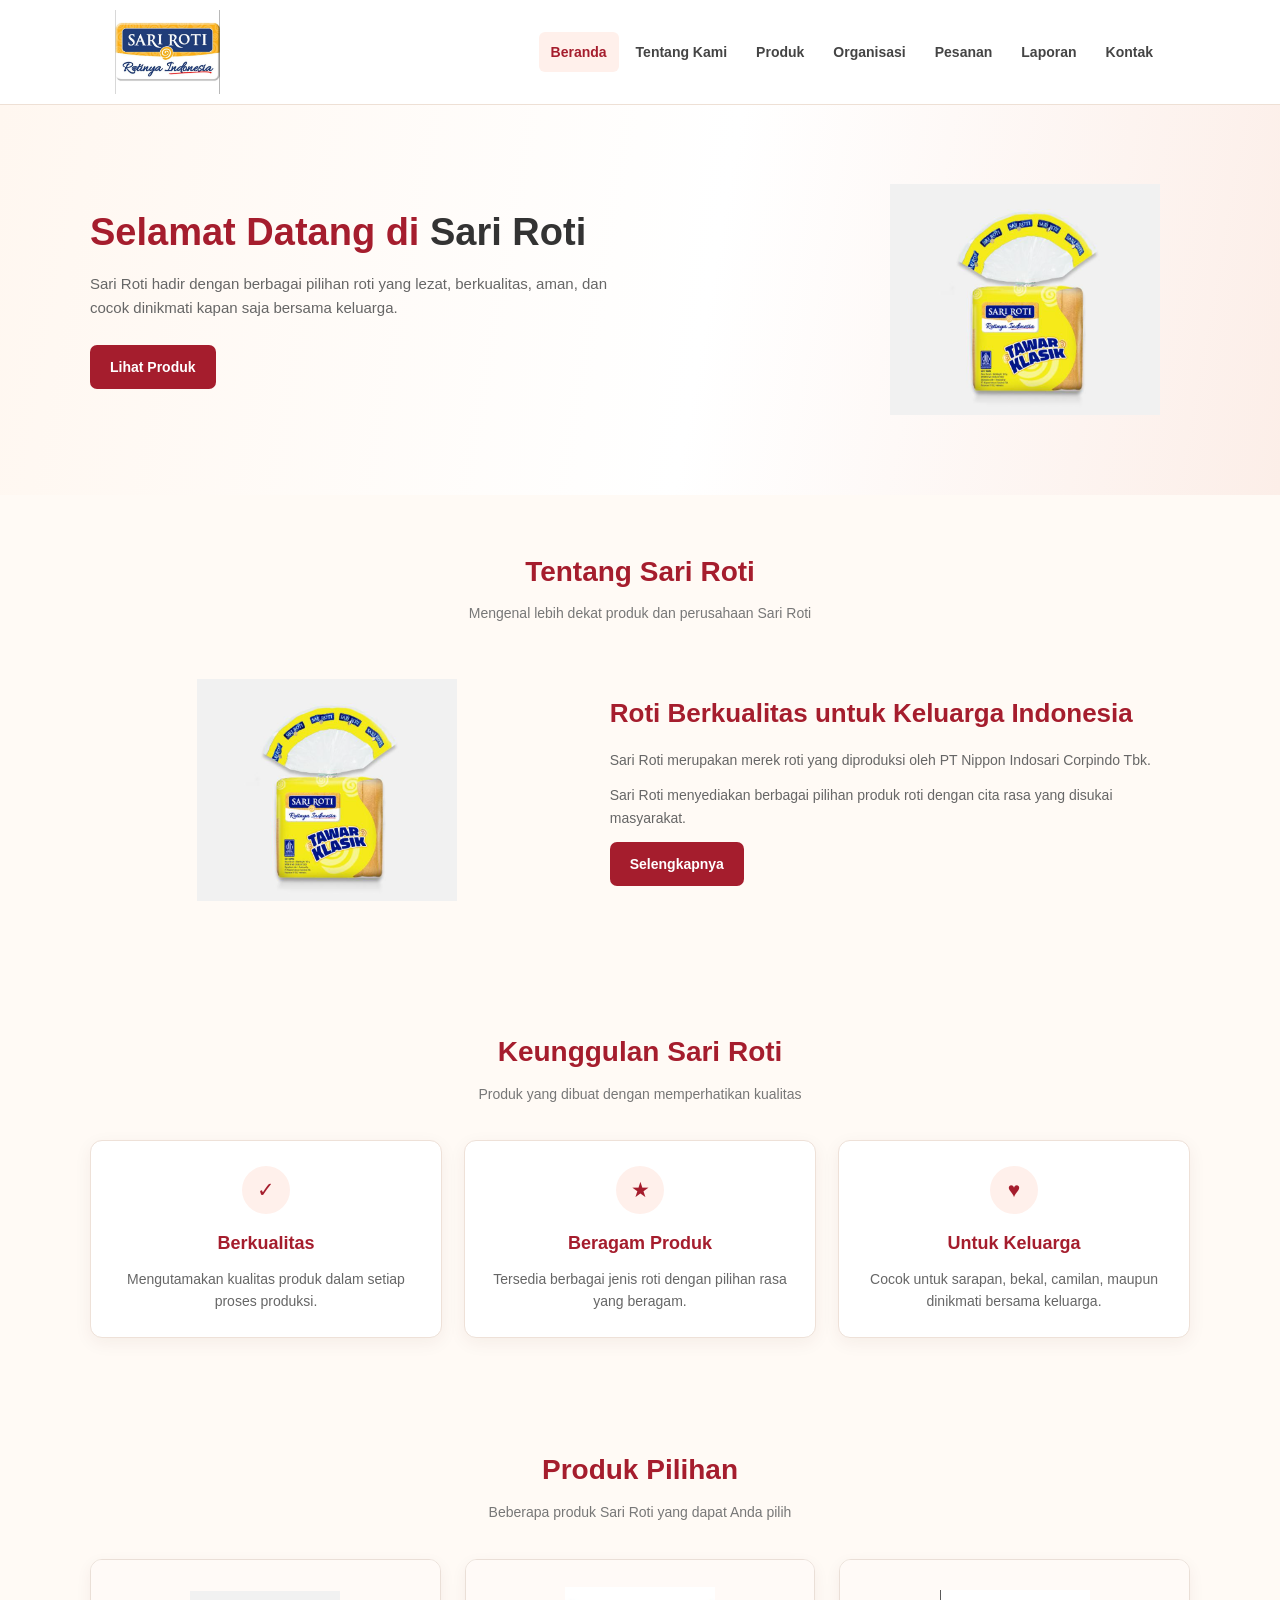
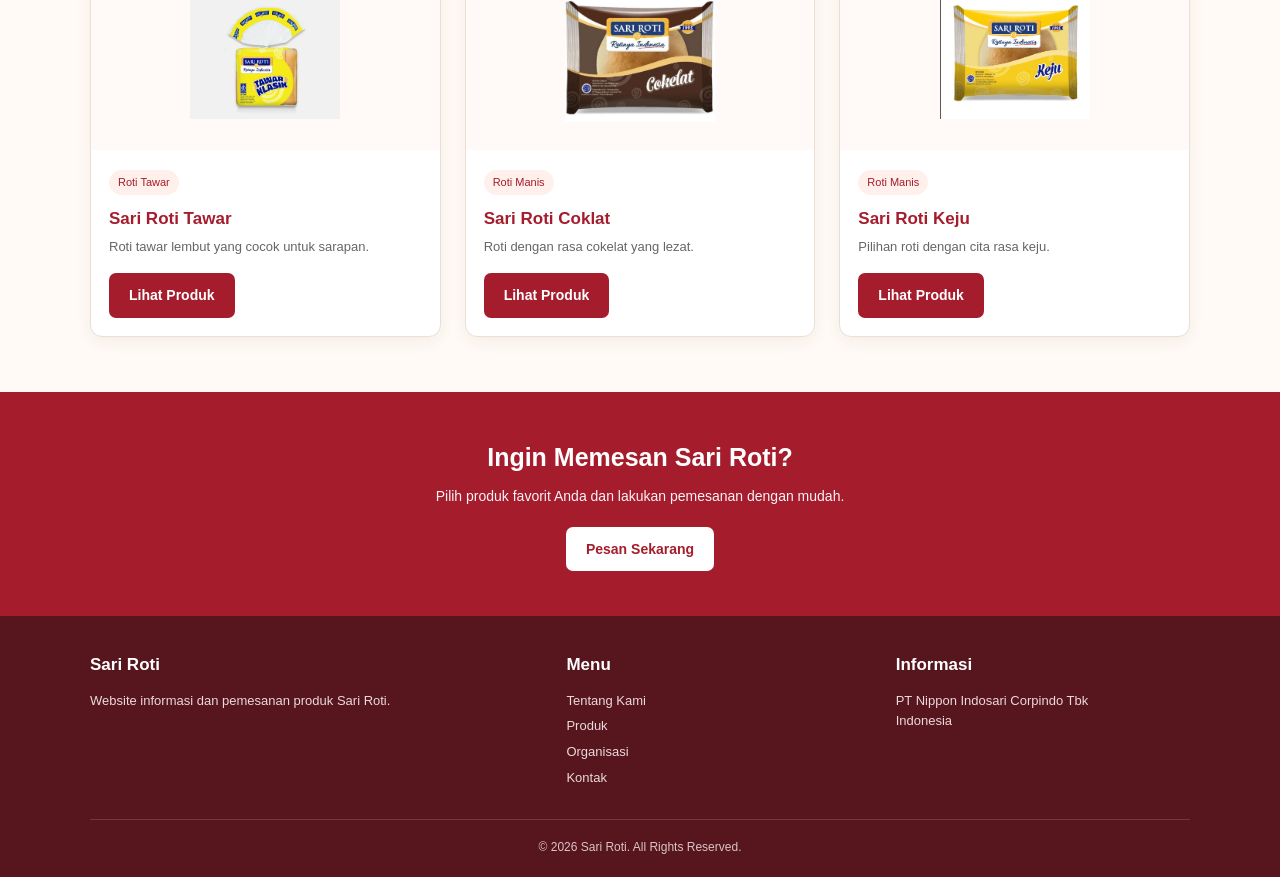
<file: index.html>
<!DOCTYPE html>
<html lang="id">
<head>
    <meta charset="UTF-8">
    <meta name="viewport" content="width=device-width, initial-scale=1.0">

    <title>Sari Roti - Beranda</title>

    <link rel="stylesheet" href="style.css">
</head>

<body>

<header>
    <div class="navbar">

        <a href="index.html" class="logo-area">
            <img src="logo-sari-roti.png" alt="Logo Sari Roti">
        </a>

        <nav>
            <a href="index.html" class="active">Beranda</a>
            <a href="tentang.html">Tentang Kami</a>
            <a href="produk.html">Produk</a>
            <a href="organisasi.html">Organisasi</a>
            <a href="pesanan.html">Pesanan</a>
            <a href="laporan.html">Laporan</a>
            <a href="kontak.html">Kontak</a>
        </nav>

    </div>
</header>


<main>

    <section class="hero">

        <div class="hero-container">

            <div class="hero-text">

                <h1>
                    Selamat Datang di
                    <span>Sari Roti</span>
                </h1>

                <p>
                    Sari Roti hadir dengan berbagai pilihan roti yang
                    lezat, berkualitas, aman, dan cocok dinikmati
                    kapan saja bersama keluarga.
                </p>

                <a href="produk.html" class="btn">
                    Lihat Produk
                </a>

            </div>


            <div class="hero-image">
                <img src="roti-tawar.png" alt="Sari Roti Tawar">
            </div>

        </div>

    </section>


    <section>

        <div class="container">

            <div class="section-title">
                <h2>Tentang Sari Roti</h2>

                <p>
                    Mengenal lebih dekat produk dan perusahaan Sari Roti
                </p>
            </div>


            <div class="about-content">

                <div class="about-image">
                    <img src="roti-tawar.png" alt="Produk Sari Roti">
                </div>

                <div class="about-text">

                    <h2>Roti Berkualitas untuk Keluarga Indonesia</h2>

                    <p>
                        Sari Roti merupakan merek roti yang diproduksi
                        oleh PT Nippon Indosari Corpindo Tbk.
                    </p>

                    <p>
                        Sari Roti menyediakan berbagai pilihan produk
                        roti dengan cita rasa yang disukai masyarakat.
                    </p>

                    <a href="tentang.html" class="btn">
                        Selengkapnya
                    </a>

                </div>

            </div>

        </div>

    </section>


    <section>

        <div class="container">

            <div class="section-title">

                <h2>Keunggulan Sari Roti</h2>

                <p>
                    Produk yang dibuat dengan memperhatikan kualitas
                </p>

            </div>


            <div class="card-grid">

                <div class="card feature-card">

                    <div class="feature-icon">
                        ✓
                    </div>

                    <h3>Berkualitas</h3>

                    <p>
                        Mengutamakan kualitas produk dalam setiap proses
                        produksi.
                    </p>

                </div>


                <div class="card feature-card">

                    <div class="feature-icon">
                        ★
                    </div>

                    <h3>Beragam Produk</h3>

                    <p>
                        Tersedia berbagai jenis roti dengan pilihan rasa
                        yang beragam.
                    </p>

                </div>


                <div class="card feature-card">

                    <div class="feature-icon">
                        ♥
                    </div>

                    <h3>Untuk Keluarga</h3>

                    <p>
                        Cocok untuk sarapan, bekal, camilan, maupun
                        dinikmati bersama keluarga.
                    </p>

                </div>

            </div>

        </div>

    </section>


    <section>

        <div class="container">

            <div class="section-title">

                <h2>Produk Pilihan</h2>

                <p>
                    Beberapa produk Sari Roti yang dapat Anda pilih
                </p>

            </div>


            <div class="product-grid">

                <div class="product-card">

                    <div class="product-image">
                        <img src="roti-tawar.png" alt="Roti Tawar">
                    </div>

                    <div class="product-info">

                        <span class="product-category">
                            Roti Tawar
                        </span>

                        <h3>Sari Roti Tawar</h3>

                        <p>
                            Roti tawar lembut yang cocok untuk sarapan.
                        </p>

                        <a href="produk.html" class="btn">
                            Lihat Produk
                        </a>

                    </div>

                </div>


                <div class="product-card">

                    <div class="product-image">
                        <img src="roti-coklat.png" alt="Roti Coklat">
                    </div>

                    <div class="product-info">

                        <span class="product-category">
                            Roti Manis
                        </span>

                        <h3>Sari Roti Coklat</h3>

                        <p>
                            Roti dengan rasa cokelat yang lezat.
                        </p>

                        <a href="produk.html" class="btn">
                            Lihat Produk
                        </a>

                    </div>

                </div>


                <div class="product-card">

                    <div class="product-image">
                        <img src="roti-keju.png" alt="Roti Keju">
                    </div>

                    <div class="product-info">

                        <span class="product-category">
                            Roti Manis
                        </span>

                        <h3>Sari Roti Keju</h3>

                        <p>
                            Pilihan roti dengan cita rasa keju.
                        </p>

                        <a href="produk.html" class="btn">
                            Lihat Produk
                        </a>

                    </div>

                </div>

            </div>

        </div>

    </section>


    <section class="cta">

        <h2>Ingin Memesan Sari Roti?</h2>

        <p>
            Pilih produk favorit Anda dan lakukan pemesanan dengan mudah.
        </p>

        <a href="pesanan.html" class="btn">
            Pesan Sekarang
        </a>

    </section>

</main>


<footer>

    <div class="footer-container">

        <div class="footer-column">

            <h3>Sari Roti</h3>

            <p>
                Website informasi dan pemesanan produk Sari Roti.
            </p>

        </div>


        <div class="footer-column">

            <h3>Menu</h3>

            <a href="tentang.html">Tentang Kami</a>
            <a href="produk.html">Produk</a>
            <a href="organisasi.html">Organisasi</a>
            <a href="kontak.html">Kontak</a>

        </div>


        <div class="footer-column">

            <h3>Informasi</h3>

            <p>
                PT Nippon Indosari Corpindo Tbk
            </p>

            <p>
                Indonesia
            </p>

        </div>

    </div>


    <div class="footer-bottom">

        <p>
            © 2026 Sari Roti. All Rights Reserved.
        </p>

    </div>

</footer>

</body>
</html>
</file>
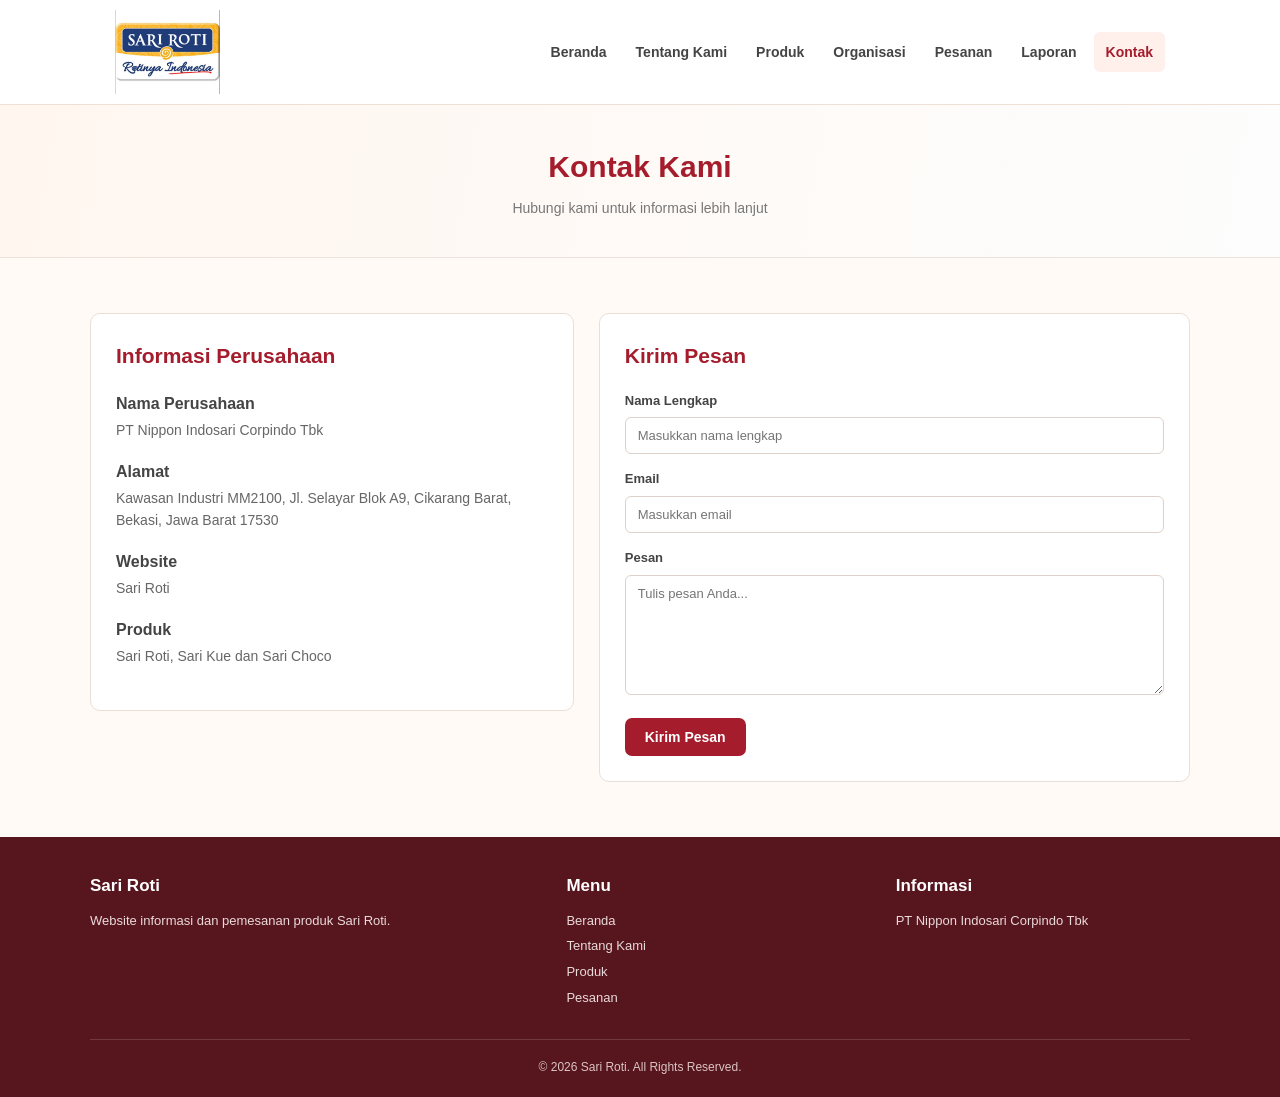
<file: kontak.html>
<!DOCTYPE html>
<html lang="id">

<head>

    <meta charset="UTF-8">

    <meta name="viewport"
          content="width=device-width, initial-scale=1.0">

    <title>Kontak - Sari Roti</title>

    <link rel="stylesheet" href="style.css">

</head>


<body>

<header>

    <div class="navbar">

        <a href="index.html" class="logo-area">

            <img src="logo-sari-roti.png"
                 alt="Logo Sari Roti">

        </a>


        <nav>

            <a href="index.html">
                Beranda
            </a>

            <a href="tentang.html">
                Tentang Kami
            </a>

            <a href="produk.html">
                Produk
            </a>

            <a href="organisasi.html">
                Organisasi
            </a>

            <a href="pesanan.html">
                Pesanan
            </a>

            <a href="laporan.html">
                Laporan
            </a>

            <a href="kontak.html"
               class="active">
                Kontak
            </a>

        </nav>

    </div>

</header>


<main>

<section class="page-hero">

    <div class="container">

        <h1>
            Kontak Kami
        </h1>

        <p>
            Hubungi kami untuk informasi lebih lanjut
        </p>

    </div>

</section>


<section>

    <div class="container">

        <div class="contact-grid">


            <div class="contact-box">

                <h2>
                    Informasi Perusahaan
                </h2>


                <div class="contact-item">

                    <strong>
                        Nama Perusahaan
                    </strong>

                    <p>
                        PT Nippon Indosari Corpindo Tbk
                    </p>

                </div>


                <div class="contact-item">

                    <strong>
                        Alamat
                    </strong>

                    <p>
                        Kawasan Industri MM2100,
                        Jl. Selayar Blok A9,
                        Cikarang Barat,
                        Bekasi, Jawa Barat 17530
                    </p>

                </div>


                <div class="contact-item">

                    <strong>
                        Website
                    </strong>

                    <p>
                        Sari Roti
                    </p>

                </div>


                <div class="contact-item">

                    <strong>
                        Produk
                    </strong>

                    <p>
                        Sari Roti, Sari Kue dan Sari Choco
                    </p>

                </div>

            </div>


            <div class="contact-form">

                <h2>
                    Kirim Pesan
                </h2>


                <form>

                    <div class="form-group">

                        <label for="nama">
                            Nama Lengkap
                        </label>

                        <input
                            type="text"
                            id="nama"
                            placeholder="Masukkan nama lengkap"
                            required
                        >

                    </div>


                    <div class="form-group">

                        <label for="email">
                            Email
                        </label>

                        <input
                            type="email"
                            id="email"
                            placeholder="Masukkan email"
                            required
                        >

                    </div>


                    <div class="form-group">

                        <label for="pesan">
                            Pesan
                        </label>

                        <textarea
                            id="pesan"
                            placeholder="Tulis pesan Anda..."
                            required
                        ></textarea>

                    </div>


                    <button
                        type="submit"
                        class="btn">
                        Kirim Pesan
                    </button>

                </form>

            </div>

        </div>

    </div>

</section>

</main>


<footer>

    <div class="footer-container">

        <div class="footer-column">

            <h3>
                Sari Roti
            </h3>

            <p>
                Website informasi dan pemesanan
                produk Sari Roti.
            </p>

        </div>


        <div class="footer-column">

            <h3>
                Menu
            </h3>

            <a href="index.html">
                Beranda
            </a>

            <a href="tentang.html">
                Tentang Kami
            </a>

            <a href="produk.html">
                Produk
            </a>

            <a href="pesanan.html">
                Pesanan
            </a>

        </div>


        <div class="footer-column">

            <h3>
                Informasi
            </h3>

            <p>
                PT Nippon Indosari Corpindo Tbk
            </p>

        </div>

    </div>


    <div class="footer-bottom">

        <p>
            © 2026 Sari Roti. All Rights Reserved.
        </p>

    </div>

</footer>

</body>

</html>
</file>
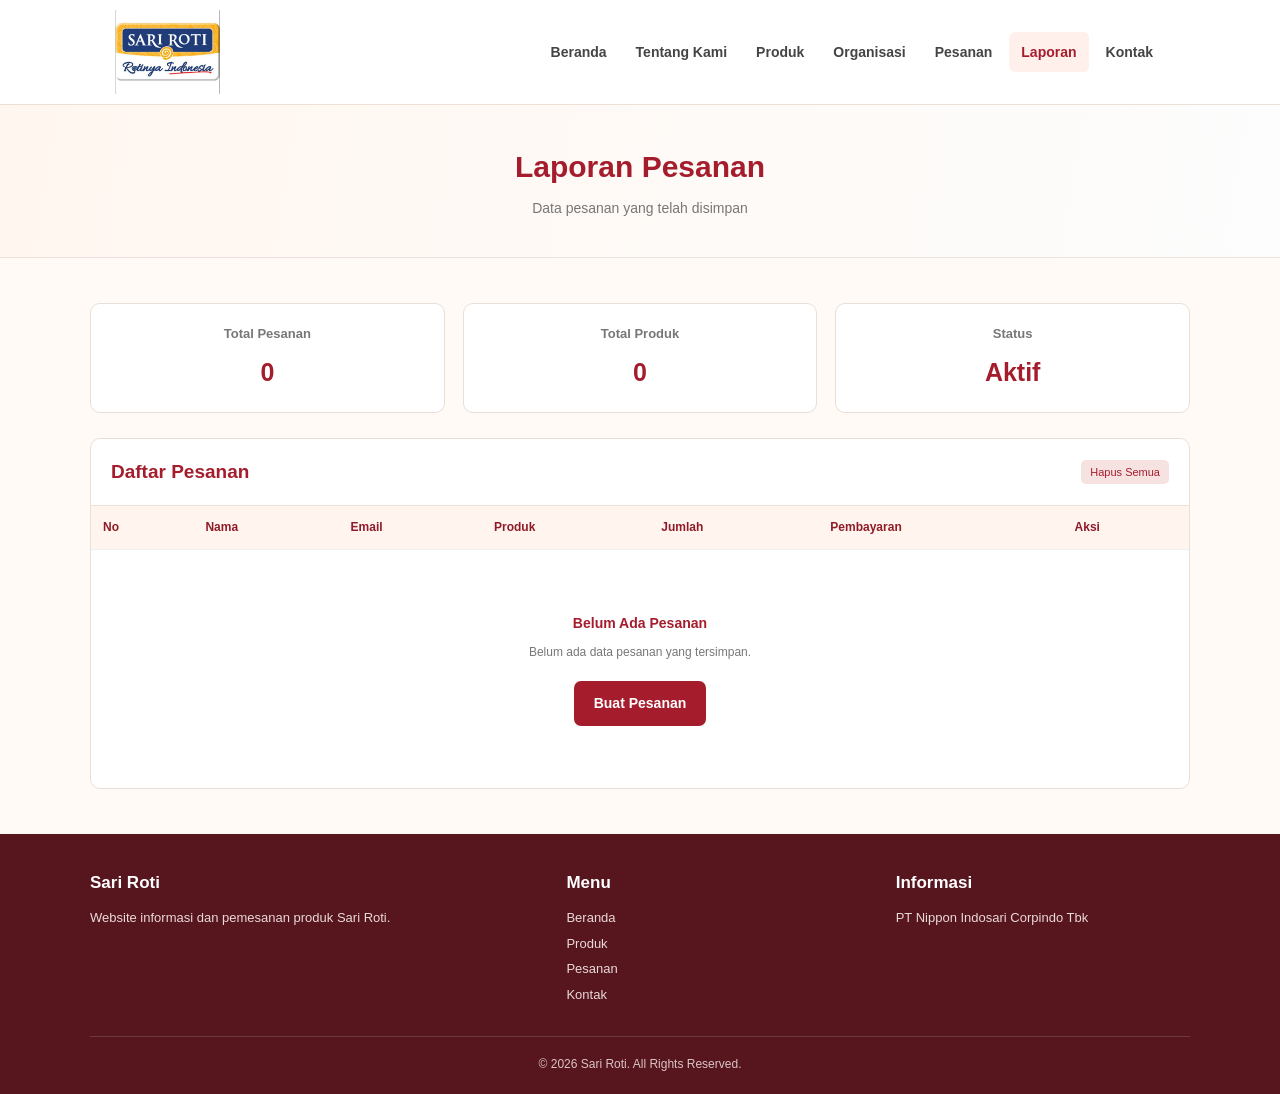
<file: laporan.html>
<!DOCTYPE html>
<html lang="id">

<head>

    <meta charset="UTF-8">

    <meta name="viewport"
          content="width=device-width, initial-scale=1.0">

    <title>Laporan Pesanan - Sari Roti</title>

    <link rel="stylesheet" href="style.css">

</head>


<body>

<header>

    <div class="navbar">

        <a href="index.html" class="logo-area">

            <img src="logo-sari-roti.png"
                 alt="Logo Sari Roti">

        </a>


        <nav>

            <a href="index.html">
                Beranda
            </a>

            <a href="tentang.html">
                Tentang Kami
            </a>

            <a href="produk.html">
                Produk
            </a>

            <a href="organisasi.html">
                Organisasi
            </a>

            <a href="pesanan.html">
                Pesanan
            </a>

            <a href="laporan.html"
               class="active">
                Laporan
            </a>

            <a href="kontak.html">
                Kontak
            </a>

        </nav>

    </div>

</header>


<main>

<section class="page-hero">

    <div class="container">

        <h1>
            Laporan Pesanan
        </h1>

        <p>
            Data pesanan yang telah disimpan
        </p>

    </div>

</section>


<section class="report-section">

    <div class="report-container">


        <div class="report-summary">

            <div class="report-card">

                <h3>
                    Total Pesanan
                </h3>

                <p id="totalPesanan">
                    0
                </p>

            </div>


            <div class="report-card">

                <h3>
                    Total Produk
                </h3>

                <p id="totalProduk">
                    0
                </p>

            </div>


            <div class="report-card">

                <h3>
                    Status
                </h3>

                <p>
                    Aktif
                </p>

            </div>

        </div>


        <div class="report-table-box">

            <div class="report-header">

                <h2>
                    Daftar Pesanan
                </h2>

                <button
                    onclick="hapusSemuaPesanan()"
                    class="delete-btn">

                    Hapus Semua

                </button>

            </div>


            <div id="reportContent">

                <table>

                    <thead>

                        <tr>

                            <th>
                                No
                            </th>

                            <th>
                                Nama
                            </th>

                            <th>
                                Email
                            </th>

                            <th>
                                Produk
                            </th>

                            <th>
                                Jumlah
                            </th>

                            <th>
                                Pembayaran
                            </th>

                            <th>
                                Aksi
                            </th>

                        </tr>

                    </thead>


                    <tbody id="tabelPesanan">

                    </tbody>

                </table>

            </div>

        </div>

    </div>

</section>

</main>


<footer>

    <div class="footer-container">

        <div class="footer-column">

            <h3>
                Sari Roti
            </h3>

            <p>
                Website informasi dan pemesanan
                produk Sari Roti.
            </p>

        </div>


        <div class="footer-column">

            <h3>
                Menu
            </h3>

            <a href="index.html">
                Beranda
            </a>

            <a href="produk.html">
                Produk
            </a>

            <a href="pesanan.html">
                Pesanan
            </a>

            <a href="kontak.html">
                Kontak
            </a>

        </div>


        <div class="footer-column">

            <h3>
                Informasi
            </h3>

            <p>
                PT Nippon Indosari Corpindo Tbk
            </p>

        </div>

    </div>


    <div class="footer-bottom">

        <p>
            © 2026 Sari Roti. All Rights Reserved.
        </p>

    </div>

</footer>


<script src="script.js"></script>

</body>

</html>
</file>
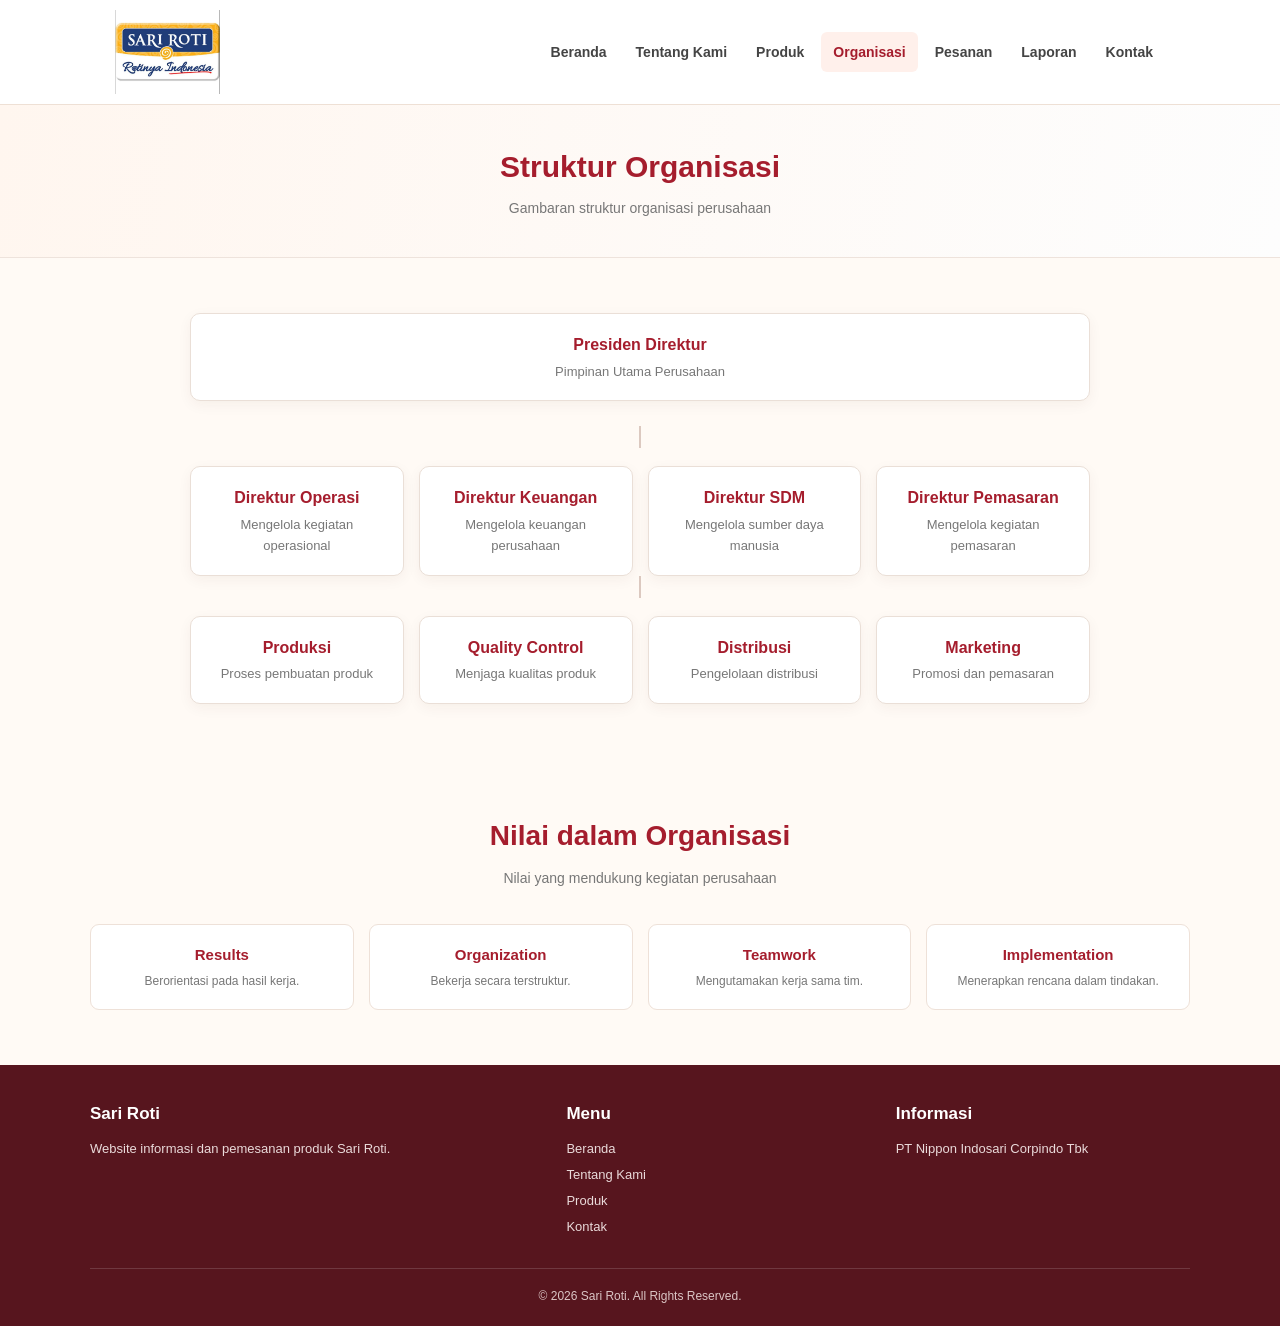
<file: organisasi.html>
<!DOCTYPE html>
<html lang="id">

<head>

    <meta charset="UTF-8">

    <meta name="viewport"
          content="width=device-width, initial-scale=1.0">

    <title>Organisasi - Sari Roti</title>

    <link rel="stylesheet" href="style.css">

</head>


<body>

<header>

    <div class="navbar">

        <a href="index.html" class="logo-area">

            <img src="logo-sari-roti.png"
                 alt="Logo Sari Roti">

        </a>


        <nav>

            <a href="index.html">
                Beranda
            </a>

            <a href="tentang.html">
                Tentang Kami
            </a>

            <a href="produk.html">
                Produk
            </a>

            <a href="organisasi.html"
               class="active">
                Organisasi
            </a>

            <a href="pesanan.html">
                Pesanan
            </a>

            <a href="laporan.html">
                Laporan
            </a>

            <a href="kontak.html">
                Kontak
            </a>

        </nav>

    </div>

</header>


<main>

<section class="page-hero">

    <div class="container">

        <h1>
            Struktur Organisasi
        </h1>

        <p>
            Gambaran struktur organisasi perusahaan
        </p>

    </div>

</section>


<section>

    <div class="container">

        <div class="organization">

            <div class="org-top">

                <div class="org-card">

                    <h3>
                        Presiden Direktur
                    </h3>

                    <p>
                        Pimpinan Utama Perusahaan
                    </p>

                </div>

            </div>


            <div class="org-line"></div>


            <div class="org-level">

                <div class="org-card">

                    <h3>
                        Direktur Operasi
                    </h3>

                    <p>
                        Mengelola kegiatan operasional
                    </p>

                </div>


                <div class="org-card">

                    <h3>
                        Direktur Keuangan
                    </h3>

                    <p>
                        Mengelola keuangan perusahaan
                    </p>

                </div>


                <div class="org-card">

                    <h3>
                        Direktur SDM
                    </h3>

                    <p>
                        Mengelola sumber daya manusia
                    </p>

                </div>


                <div class="org-card">

                    <h3>
                        Direktur Pemasaran
                    </h3>

                    <p>
                        Mengelola kegiatan pemasaran
                    </p>

                </div>

            </div>


            <div class="org-line"></div>


            <div class="org-level">

                <div class="org-card">

                    <h3>
                        Produksi
                    </h3>

                    <p>
                        Proses pembuatan produk
                    </p>

                </div>


                <div class="org-card">

                    <h3>
                        Quality Control
                    </h3>

                    <p>
                        Menjaga kualitas produk
                    </p>

                </div>


                <div class="org-card">

                    <h3>
                        Distribusi
                    </h3>

                    <p>
                        Pengelolaan distribusi
                    </p>

                </div>


                <div class="org-card">

                    <h3>
                        Marketing
                    </h3>

                    <p>
                        Promosi dan pemasaran
                    </p>

                </div>

            </div>

        </div>

    </div>

</section>


<section>

    <div class="container">

        <div class="section-title">

            <h2>
                Nilai dalam Organisasi
            </h2>

            <p>
                Nilai yang mendukung kegiatan perusahaan
            </p>

        </div>


        <div class="value-grid">

            <div class="value-box">

                <h3>
                    Results
                </h3>

                <p>
                    Berorientasi pada hasil kerja.
                </p>

            </div>


            <div class="value-box">

                <h3>
                    Organization
                </h3>

                <p>
                    Bekerja secara terstruktur.
                </p>

            </div>


            <div class="value-box">

                <h3>
                    Teamwork
                </h3>

                <p>
                    Mengutamakan kerja sama tim.
                </p>

            </div>


            <div class="value-box">

                <h3>
                    Implementation
                </h3>

                <p>
                    Menerapkan rencana dalam tindakan.
                </p>

            </div>

        </div>

    </div>

</section>

</main>


<footer>

    <div class="footer-container">

        <div class="footer-column">

            <h3>
                Sari Roti
            </h3>

            <p>
                Website informasi dan pemesanan
                produk Sari Roti.
            </p>

        </div>


        <div class="footer-column">

            <h3>
                Menu
            </h3>

            <a href="index.html">
                Beranda
            </a>

            <a href="tentang.html">
                Tentang Kami
            </a>

            <a href="produk.html">
                Produk
            </a>

            <a href="kontak.html">
                Kontak
            </a>

        </div>


        <div class="footer-column">

            <h3>
                Informasi
            </h3>

            <p>
                PT Nippon Indosari Corpindo Tbk
            </p>

        </div>

    </div>


    <div class="footer-bottom">

        <p>
            © 2026 Sari Roti. All Rights Reserved.
        </p>

    </div>

</footer>

</body>

</html>
</file>
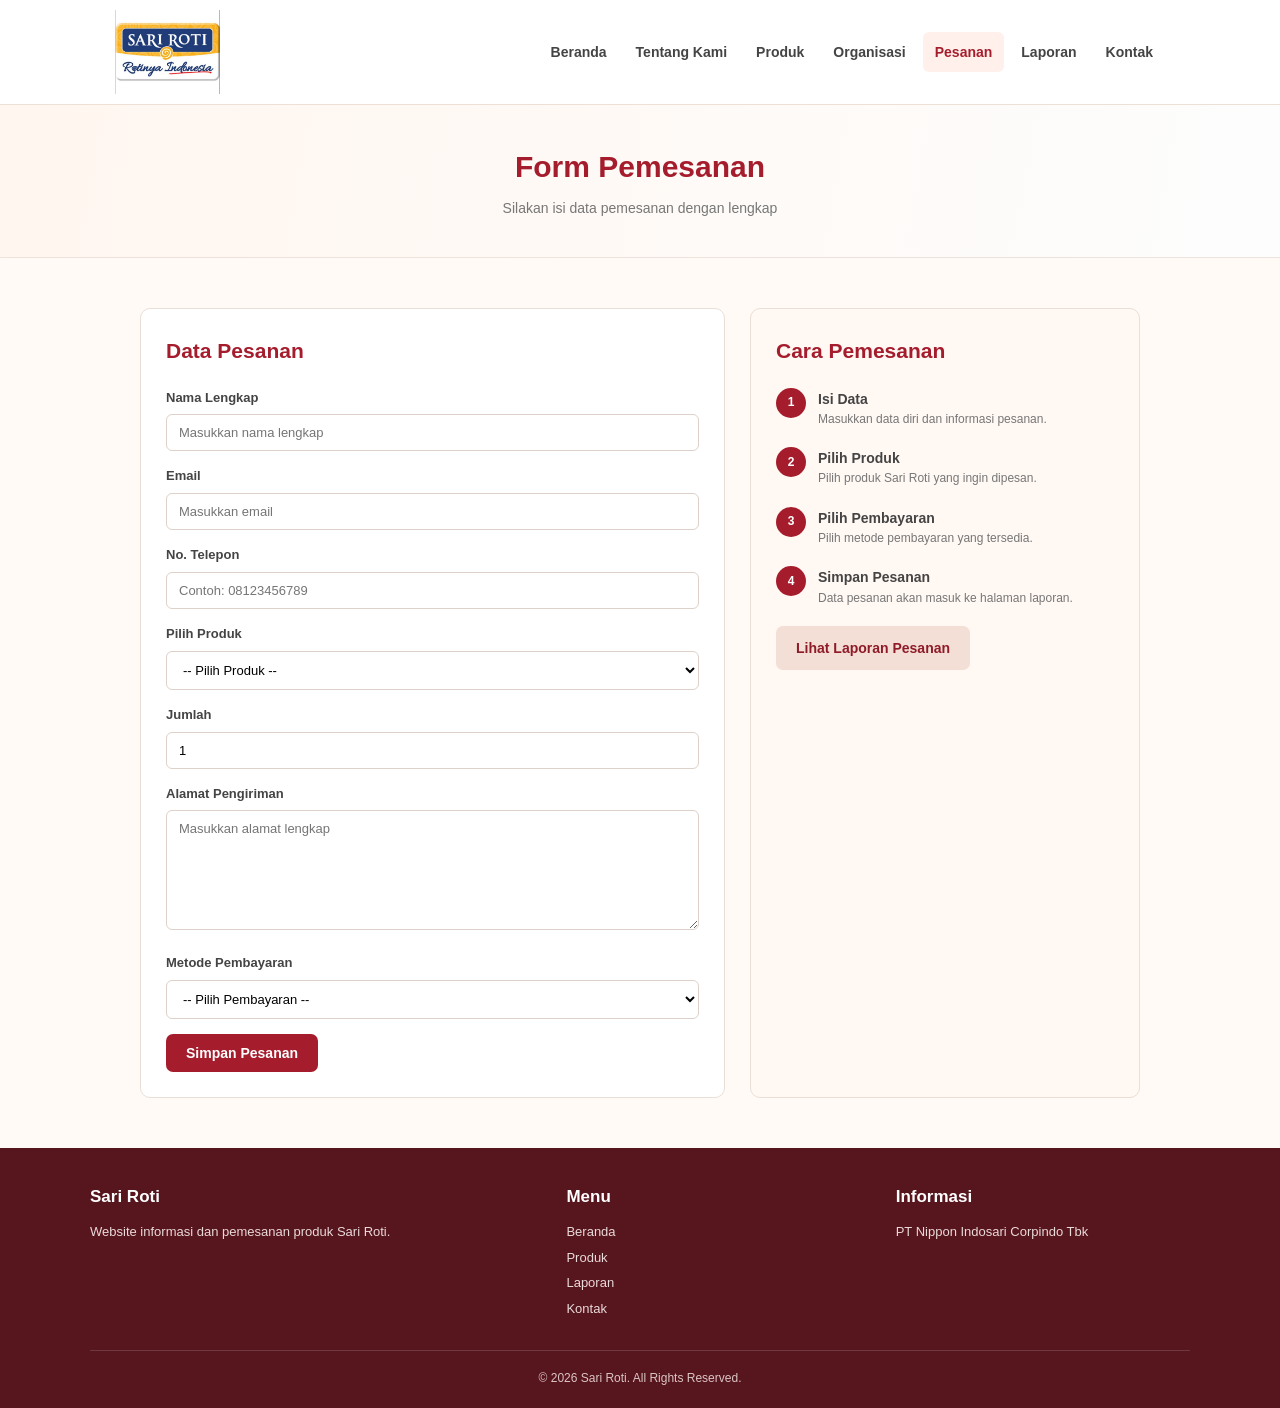
<file: pesanan.html>
<!DOCTYPE html>
<html lang="id">

<head>

    <meta charset="UTF-8">

    <meta name="viewport"
          content="width=device-width, initial-scale=1.0">

    <title>Pesanan - Sari Roti</title>

    <link rel="stylesheet" href="style.css">

</head>


<body>

<header>

    <div class="navbar">

        <a href="index.html" class="logo-area">

            <img src="logo-sari-roti.png"
                 alt="Logo Sari Roti">

        </a>


        <nav>

            <a href="index.html">
                Beranda
            </a>

            <a href="tentang.html">
                Tentang Kami
            </a>

            <a href="produk.html">
                Produk
            </a>

            <a href="organisasi.html">
                Organisasi
            </a>

            <a href="pesanan.html"
               class="active">
                Pesanan
            </a>

            <a href="laporan.html">
                Laporan
            </a>

            <a href="kontak.html">
                Kontak
            </a>

        </nav>

    </div>

</header>


<main>

<section class="page-hero">

    <div class="container">

        <h1>
            Form Pemesanan
        </h1>

        <p>
            Silakan isi data pemesanan dengan lengkap
        </p>

    </div>

</section>


<section class="order-section">

    <div class="order-container">


        <div class="order-form">

            <h2>
                Data Pesanan
            </h2>


            <form id="orderForm">


                <div class="form-group">

                    <label for="nama">
                        Nama Lengkap
                    </label>

                    <input
                        type="text"
                        id="nama"
                        required
                        placeholder="Masukkan nama lengkap"
                    >

                </div>


                <div class="form-group">

                    <label for="email">
                        Email
                    </label>

                    <input
                        type="email"
                        id="email"
                        required
                        placeholder="Masukkan email"
                    >

                </div>


                <div class="form-group">

                    <label for="telepon">
                        No. Telepon
                    </label>

                    <input
                        type="tel"
                        id="telepon"
                        required
                        placeholder="Contoh: 08123456789"
                    >

                </div>


                <div class="form-group">

                    <label for="produk">
                        Pilih Produk
                    </label>

                    <select id="produk" required>

                        <option value="">
                            -- Pilih Produk --
                        </option>

                        <option value="Sari Roti Tawar">
                            Sari Roti Tawar
                        </option>

                        <option value="Sari Roti Coklat">
                            Sari Roti Coklat
                        </option>

                        <option value="Sari Roti Keju">
                            Sari Roti Keju
                        </option>

                        <option value="Sari Roti Gandum">
                            Sari Roti Gandum
                        </option>

                        <option value="Sari Roti Sandwich">
                            Sari Roti Sandwich
                        </option>

                        <option value="Sari Roti Sobek">
                            Sari Roti Sobek
                        </option>

                    </select>

                </div>


                <div class="form-group">

                    <label for="jumlah">
                        Jumlah
                    </label>

                    <input
                        type="number"
                        id="jumlah"
                        min="1"
                        required
                        value="1"
                    >

                </div>


                <div class="form-group">

                    <label for="alamat">
                        Alamat Pengiriman
                    </label>

                    <textarea
                        id="alamat"
                        required
                        placeholder="Masukkan alamat lengkap"
                    ></textarea>

                </div>


                <div class="form-group">

                    <label for="metode">
                        Metode Pembayaran
                    </label>

                    <select id="metode" required>

                        <option value="">
                            -- Pilih Pembayaran --
                        </option>

                        <option value="Transfer Bank">
                            Transfer Bank
                        </option>

                        <option value="E-Wallet">
                            E-Wallet
                        </option>

                        <option value="COD">
                            COD
                        </option>

                    </select>

                </div>


                <button
                    type="submit"
                    class="btn">

                    Simpan Pesanan

                </button>

            </form>

        </div>


        <div class="order-info">

            <h2>
                Cara Pemesanan
            </h2>


            <div class="order-step">

                <div class="step-number">
                    1
                </div>

                <div>

                    <h3>
                        Isi Data
                    </h3>

                    <p>
                        Masukkan data diri dan informasi pesanan.
                    </p>

                </div>

            </div>


            <div class="order-step">

                <div class="step-number">
                    2
                </div>

                <div>

                    <h3>
                        Pilih Produk
                    </h3>

                    <p>
                        Pilih produk Sari Roti yang ingin dipesan.
                    </p>

                </div>

            </div>


            <div class="order-step">

                <div class="step-number">
                    3
                </div>

                <div>

                    <h3>
                        Pilih Pembayaran
                    </h3>

                    <p>
                        Pilih metode pembayaran yang tersedia.
                    </p>

                </div>

            </div>


            <div class="order-step">

                <div class="step-number">
                    4
                </div>

                <div>

                    <h3>
                        Simpan Pesanan
                    </h3>

                    <p>
                        Data pesanan akan masuk ke halaman laporan.
                    </p>

                </div>

            </div>


            <a href="laporan.html"
               class="btn btn-secondary">

                Lihat Laporan Pesanan

            </a>

        </div>

    </div>

</section>

</main>


<footer>

    <div class="footer-container">

        <div class="footer-column">

            <h3>
                Sari Roti
            </h3>

            <p>
                Website informasi dan pemesanan
                produk Sari Roti.
            </p>

        </div>


        <div class="footer-column">

            <h3>
                Menu
            </h3>

            <a href="index.html">
                Beranda
            </a>

            <a href="produk.html">
                Produk
            </a>

            <a href="laporan.html">
                Laporan
            </a>

            <a href="kontak.html">
                Kontak
            </a>

        </div>


        <div class="footer-column">

            <h3>
                Informasi
            </h3>

            <p>
                PT Nippon Indosari Corpindo Tbk
            </p>

        </div>

    </div>


    <div class="footer-bottom">

        <p>
            © 2026 Sari Roti. All Rights Reserved.
        </p>

    </div>

</footer>


<script src="script.js"></script>

</body>

</html>
</file>
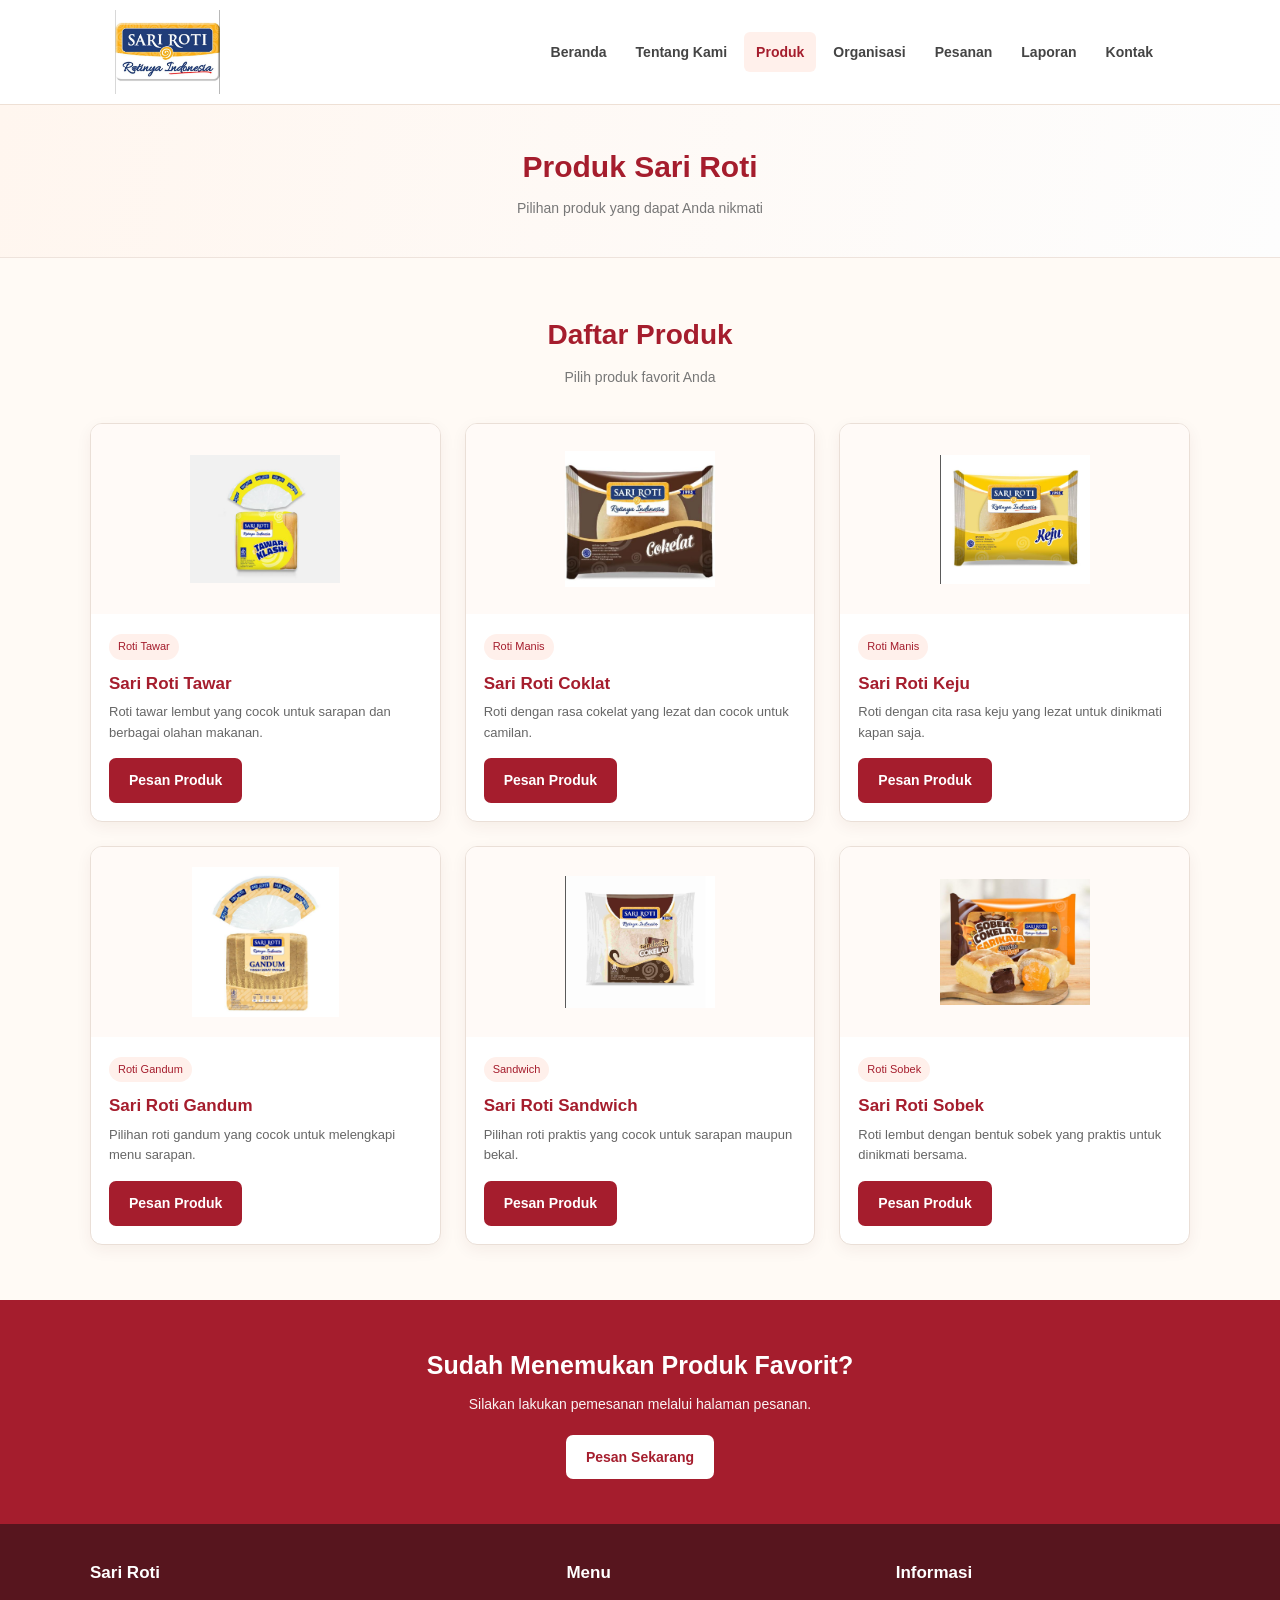
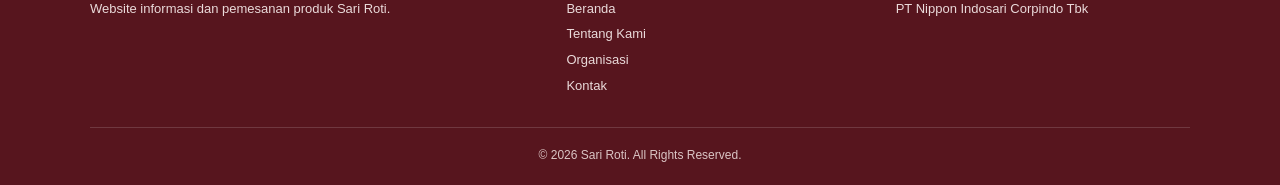
<file: produk.html>
<!DOCTYPE html>
<html lang="id">
<head>

    <meta charset="UTF-8">
    <meta name="viewport" content="width=device-width, initial-scale=1.0">

    <title>Produk - Sari Roti</title>

    <link rel="stylesheet" href="style.css">

</head>

<body>

<header>

    <div class="navbar">

        <a href="index.html" class="logo-area">
            <img src="logo-sari-roti.png" alt="Logo Sari Roti">
        </a>

        <nav>

            <a href="index.html">Beranda</a>

            <a href="tentang.html">
                Tentang Kami
            </a>

            <a href="produk.html" class="active">
                Produk
            </a>

            <a href="organisasi.html">
                Organisasi
            </a>

            <a href="pesanan.html">
                Pesanan
            </a>

            <a href="laporan.html">
                Laporan
            </a>

            <a href="kontak.html">
                Kontak
            </a>

        </nav>

    </div>

</header>


<main>

<section class="page-hero">

    <div class="container">

        <h1>Produk Sari Roti</h1>

        <p>
            Pilihan produk yang dapat Anda nikmati
        </p>

    </div>

</section>


<section>

    <div class="container">

        <div class="section-title">

            <h2>Daftar Produk</h2>

            <p>
                Pilih produk favorit Anda
            </p>

        </div>


        <div class="product-grid">


            <!-- PRODUK 1 -->

            <div class="product-card">

                <div class="product-image">

                    <img src="roti-tawar.png"
                         alt="Sari Roti Tawar">

                </div>

                <div class="product-info">

                    <span class="product-category">
                        Roti Tawar
                    </span>

                    <h3>
                        Sari Roti Tawar
                    </h3>

                    <p>
                        Roti tawar lembut yang cocok untuk
                        sarapan dan berbagai olahan makanan.
                    </p>

                    <a href="pesanan.html"
                       class="btn">
                        Pesan Produk
                    </a>

                </div>

            </div>


            <!-- PRODUK 2 -->

            <div class="product-card">

                <div class="product-image">

                    <img src="roti-coklat.png"
                         alt="Sari Roti Coklat">

                </div>

                <div class="product-info">

                    <span class="product-category">
                        Roti Manis
                    </span>

                    <h3>
                        Sari Roti Coklat
                    </h3>

                    <p>
                        Roti dengan rasa cokelat yang lezat
                        dan cocok untuk camilan.
                    </p>

                    <a href="pesanan.html"
                       class="btn">
                        Pesan Produk
                    </a>

                </div>

            </div>


            <!-- PRODUK 3 -->

            <div class="product-card">

                <div class="product-image">

                    <img src="roti-keju.png"
                         alt="Sari Roti Keju">

                </div>

                <div class="product-info">

                    <span class="product-category">
                        Roti Manis
                    </span>

                    <h3>
                        Sari Roti Keju
                    </h3>

                    <p>
                        Roti dengan cita rasa keju yang
                        lezat untuk dinikmati kapan saja.
                    </p>

                    <a href="pesanan.html"
                       class="btn">
                        Pesan Produk
                    </a>

                </div>

            </div>


            <!-- PRODUK 4 -->

            <div class="product-card">

                <div class="product-image">

                    <img src="roti-gandum.png"
                         alt="Sari Roti Gandum">

                </div>

                <div class="product-info">

                    <span class="product-category">
                        Roti Gandum
                    </span>

                    <h3>
                        Sari Roti Gandum
                    </h3>

                    <p>
                        Pilihan roti gandum yang cocok untuk
                        melengkapi menu sarapan.
                    </p>

                    <a href="pesanan.html"
                       class="btn">
                        Pesan Produk
                    </a>

                </div>

            </div>


            <!-- PRODUK 5 -->

            <div class="product-card">

                <div class="product-image">

                    <img src="roti-sandwich.png"
                         alt="Sari Roti Sandwich">

                </div>

                <div class="product-info">

                    <span class="product-category">
                        Sandwich
                    </span>

                    <h3>
                        Sari Roti Sandwich
                    </h3>

                    <p>
                        Pilihan roti praktis yang cocok
                        untuk sarapan maupun bekal.
                    </p>

                    <a href="pesanan.html"
                       class="btn">
                        Pesan Produk
                    </a>

                </div>

            </div>


            <!-- PRODUK 6 -->

            <div class="product-card">

                <div class="product-image">

                    <img src="roti-sobek (1).png"
                         alt="Sari Roti Sobek">

                </div>

                <div class="product-info">

                    <span class="product-category">
                        Roti Sobek
                    </span>

                    <h3>
                        Sari Roti Sobek
                    </h3>

                    <p>
                        Roti lembut dengan bentuk sobek yang
                        praktis untuk dinikmati bersama.
                    </p>

                    <a href="pesanan.html"
                       class="btn">
                        Pesan Produk
                    </a>

                </div>

            </div>


        </div>

    </div>

</section>


<section class="cta">

    <h2>
        Sudah Menemukan Produk Favorit?
    </h2>

    <p>
        Silakan lakukan pemesanan melalui halaman pesanan.
    </p>

    <a href="pesanan.html" class="btn">
        Pesan Sekarang
    </a>

</section>

</main>


<footer>

    <div class="footer-container">

        <div class="footer-column">

            <h3>Sari Roti</h3>

            <p>
                Website informasi dan pemesanan produk Sari Roti.
            </p>

        </div>

        <div class="footer-column">

            <h3>Menu</h3>

            <a href="index.html">Beranda</a>
            <a href="tentang.html">Tentang Kami</a>
            <a href="organisasi.html">Organisasi</a>
            <a href="kontak.html">Kontak</a>

        </div>

        <div class="footer-column">

            <h3>Informasi</h3>

            <p>
                PT Nippon Indosari Corpindo Tbk
            </p>

        </div>

    </div>


    <div class="footer-bottom">

        <p>
            © 2026 Sari Roti. All Rights Reserved.
        </p>

    </div>

</footer>

</body>
</html>
</file>
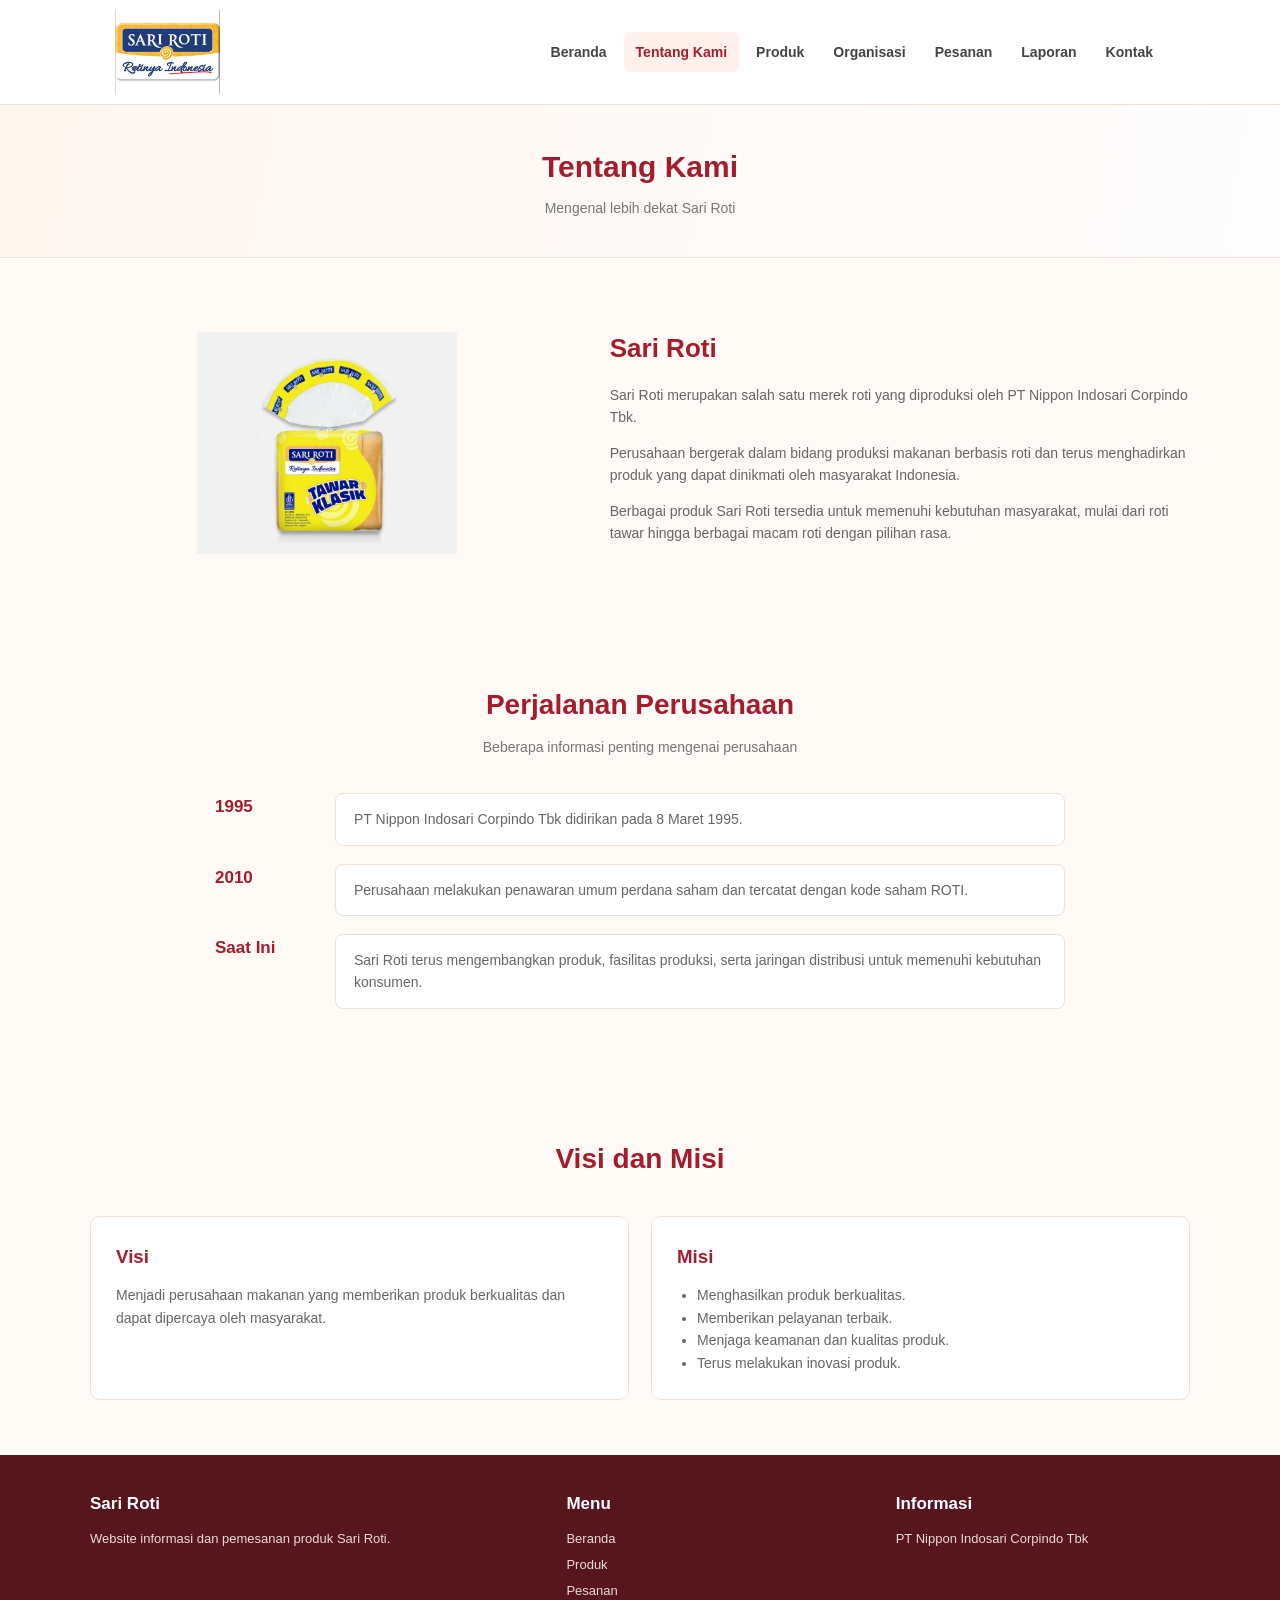
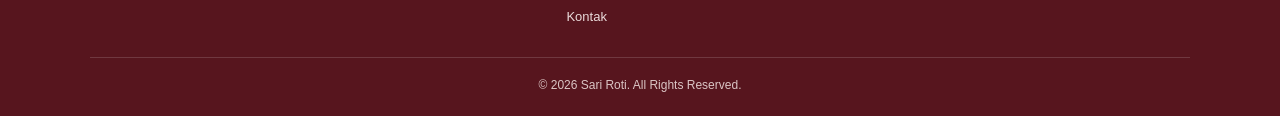
<file: tentang.html>
<!DOCTYPE html>
<html lang="id">
<head>
    <meta charset="UTF-8">
    <meta name="viewport" content="width=device-width, initial-scale=1.0">

    <title>Tentang Kami - Sari Roti</title>

    <link rel="stylesheet" href="style.css">
</head>

<body>

<header>

    <div class="navbar">

        <a href="index.html" class="logo-area">
            <img src="logo-sari-roti.png" alt="Logo Sari Roti">
        </a>

        <nav>
            <a href="index.html">Beranda</a>
            <a href="tentang.html" class="active">Tentang Kami</a>
            <a href="produk.html">Produk</a>
            <a href="organisasi.html">Organisasi</a>
            <a href="pesanan.html">Pesanan</a>
            <a href="laporan.html">Laporan</a>
            <a href="kontak.html">Kontak</a>
        </nav>

    </div>

</header>


<main>

<section class="page-hero">

    <div class="container">

        <h1>Tentang Kami</h1>

        <p>
            Mengenal lebih dekat Sari Roti
        </p>

    </div>

</section>


<section>

    <div class="container">

        <div class="about-content">

            <div class="about-image">

                <img src="roti-tawar.png" alt="Sari Roti">

            </div>


            <div class="about-text">

                <h2>Sari Roti</h2>

                <p>
                    Sari Roti merupakan salah satu merek roti yang
                    diproduksi oleh PT Nippon Indosari Corpindo Tbk.
                </p>

                <p>
                    Perusahaan bergerak dalam bidang produksi makanan
                    berbasis roti dan terus menghadirkan produk yang
                    dapat dinikmati oleh masyarakat Indonesia.
                </p>

                <p>
                    Berbagai produk Sari Roti tersedia untuk memenuhi
                    kebutuhan masyarakat, mulai dari roti tawar hingga
                    berbagai macam roti dengan pilihan rasa.
                </p>

            </div>

        </div>

    </div>

</section>


<section>

    <div class="container">

        <div class="section-title">

            <h2>Perjalanan Perusahaan</h2>

            <p>
                Beberapa informasi penting mengenai perusahaan
            </p>

        </div>


        <div class="timeline">

            <div class="timeline-item">

                <div class="timeline-year">
                    1995
                </div>

                <div class="timeline-content">

                    <p>
                        PT Nippon Indosari Corpindo Tbk didirikan
                        pada 8 Maret 1995.
                    </p>

                </div>

            </div>


            <div class="timeline-item">

                <div class="timeline-year">
                    2010
                </div>

                <div class="timeline-content">

                    <p>
                        Perusahaan melakukan penawaran umum perdana
                        saham dan tercatat dengan kode saham ROTI.
                    </p>

                </div>

            </div>


            <div class="timeline-item">

                <div class="timeline-year">
                    Saat Ini
                </div>

                <div class="timeline-content">

                    <p>
                        Sari Roti terus mengembangkan produk,
                        fasilitas produksi, serta jaringan distribusi
                        untuk memenuhi kebutuhan konsumen.
                    </p>

                </div>

            </div>

        </div>

    </div>

</section>


<section>

    <div class="container">

        <div class="section-title">

            <h2>Visi dan Misi</h2>

        </div>


        <div class="vm-grid">

            <div class="vm-box">

                <h3>Visi</h3>

                <p>
                    Menjadi perusahaan makanan yang memberikan
                    produk berkualitas dan dapat dipercaya oleh
                    masyarakat.
                </p>

            </div>


            <div class="vm-box">

                <h3>Misi</h3>

                <ul>
                    <li>Menghasilkan produk berkualitas.</li>
                    <li>Memberikan pelayanan terbaik.</li>
                    <li>Menjaga keamanan dan kualitas produk.</li>
                    <li>Terus melakukan inovasi produk.</li>
                </ul>

            </div>

        </div>

    </div>

</section>

</main>


<footer>

    <div class="footer-container">

        <div class="footer-column">

            <h3>Sari Roti</h3>

            <p>
                Website informasi dan pemesanan produk Sari Roti.
            </p>

        </div>

        <div class="footer-column">

            <h3>Menu</h3>

            <a href="index.html">Beranda</a>
            <a href="produk.html">Produk</a>
            <a href="pesanan.html">Pesanan</a>
            <a href="kontak.html">Kontak</a>

        </div>

        <div class="footer-column">

            <h3>Informasi</h3>

            <p>
                PT Nippon Indosari Corpindo Tbk
            </p>

        </div>

    </div>


    <div class="footer-bottom">

        <p>
            © 2026 Sari Roti. All Rights Reserved.
        </p>

    </div>

</footer>

</body>
</html>
</file>
<file: style.css>
/* ================================
   RESET
================================ */

* {
    margin: 0;
    padding: 0;
    box-sizing: border-box;
}

html {
    scroll-behavior: smooth;
}

body {
    font-family: Arial, Helvetica, sans-serif;
    background: #fffaf5;
    color: #333;
    line-height: 1.6;
}

img {
    max-width: 100%;
    display: block;
}

a {
    text-decoration: none;
    color: inherit;
}

button,
input,
select,
textarea {
    font-family: Arial, Helvetica, sans-serif;
}


/* ================================
   HEADER
================================ */

header {
    width: 100%;
    background: #ffffff;
    border-bottom: 1px solid #eee0d5;
    position: sticky;
    top: 0;
    z-index: 1000;
}

.navbar {
    max-width: 1100px;
    margin: auto;
    min-height: 72px;
    padding: 10px 25px;

    display: flex;
    align-items: center;
    justify-content: space-between;
    gap: 25px;
}

.logo-area {
    display: flex;
    align-items: center;
    gap: 10px;
}

.logo-area img {
    width: 105px;
    height: auto;
    object-fit: contain;
}

.logo-text {
    color: #a51d2d;
    font-size: 18px;
    font-weight: bold;
}

nav {
    display: flex;
    align-items: center;
    gap: 5px;
    flex-wrap: wrap;
}

nav a {
    color: #444;
    font-size: 14px;
    font-weight: 600;
    padding: 9px 12px;
    border-radius: 6px;
    transition: 0.2s;
}

nav a:hover,
nav a.active {
    color: #a51d2d;
    background: #fff0eb;
}


/* ================================
   GLOBAL CONTAINER
================================ */

.container {
    width: 90%;
    max-width: 1100px;
    margin: auto;
}

section {
    padding: 55px 0;
}


/* ================================
   HERO
================================ */

.hero {
    background:
        linear-gradient(100deg, #fff7f0 0%, #fff 55%, #fceee8 100%);
    padding: 60px 0;
}

.hero-container {
    width: 90%;
    max-width: 1100px;
    margin: auto;

    display: flex;
    align-items: center;
    justify-content: space-between;
    gap: 45px;
}

.hero-text {
    flex: 1;
}

.hero-text h1 {
    color: #a51d2d;
    font-size: 38px;
    line-height: 1.2;
    margin-bottom: 16px;
}

.hero-text h1 span {
    color: #333;
}

.hero-text p {
    max-width: 550px;
    color: #666;
    font-size: 15px;
    margin-bottom: 25px;
}

.hero-image {
    flex: 0 0 330px;
    display: flex;
    justify-content: center;
}

.hero-image img {
    width: 270px;
    height: 270px;
    object-fit: contain;
}


/* ================================
   BUTTON
================================ */

.btn {
    display: inline-block;
    background: #a51d2d;
    color: white;
    border: none;
    padding: 11px 20px;
    border-radius: 7px;
    font-size: 14px;
    font-weight: bold;
    cursor: pointer;
    transition: 0.2s;
}

.btn:hover {
    background: #861724;
    transform: translateY(-1px);
}

.btn-secondary {
    background: #f3dfd5;
    color: #8f1b29;
}

.btn-secondary:hover {
    background: #ead0c3;
}


/* ================================
   TITLE
================================ */

.section-title {
    text-align: center;
    margin-bottom: 35px;
}

.section-title h2 {
    color: #a51d2d;
    font-size: 28px;
    margin-bottom: 8px;
}

.section-title p {
    color: #777;
    font-size: 14px;
}


/* ================================
   CARDS
================================ */

.card-grid {
    display: grid;
    grid-template-columns: repeat(3, 1fr);
    gap: 22px;
}

.card {
    background: white;
    border: 1px solid #eee1d8;
    border-radius: 12px;
    padding: 25px;
    box-shadow: 0 5px 18px rgba(80, 30, 20, 0.06);
}

.card h3 {
    color: #a51d2d;
    font-size: 18px;
    margin-bottom: 10px;
}

.card p {
    color: #666;
    font-size: 14px;
}


/* ================================
   FEATURE
================================ */

.feature-card {
    text-align: center;
}

.feature-icon {
    width: 48px;
    height: 48px;
    margin: 0 auto 15px;

    background: #fff0eb;
    color: #a51d2d;

    border-radius: 50%;

    display: flex;
    align-items: center;
    justify-content: center;

    font-size: 21px;
}


/* ================================
   PAGE HERO
================================ */

.page-hero {
    background: linear-gradient(100deg, #fff6ef, #fdfdfd);
    padding: 38px 0;
    text-align: center;
    border-bottom: 1px solid #eee3dc;
}

.page-hero h1 {
    color: #a51d2d;
    font-size: 30px;
    margin-bottom: 6px;
}

.page-hero p {
    color: #777;
    font-size: 14px;
}


/* ================================
   ABOUT
================================ */

.about-section {
    padding: 55px 0;
}

.about-content {
    display: grid;
    grid-template-columns: 0.9fr 1.1fr;
    gap: 45px;
    align-items: center;
}

.about-image {
    display: flex;
    justify-content: center;
}

.about-image img {
    width: 260px;
    height: 260px;
    object-fit: contain;
}

.about-text h2 {
    color: #a51d2d;
    font-size: 26px;
    margin-bottom: 14px;
}

.about-text p {
    font-size: 14px;
    color: #666;
    margin-bottom: 13px;
}


/* ================================
   HISTORY
================================ */

.timeline {
    max-width: 850px;
    margin: auto;
}

.timeline-item {
    display: grid;
    grid-template-columns: 100px 1fr;
    gap: 20px;
    margin-bottom: 18px;
}

.timeline-year {
    color: #a51d2d;
    font-weight: bold;
    font-size: 17px;
}

.timeline-content {
    background: white;
    border: 1px solid #eee1d8;
    border-radius: 8px;
    padding: 14px 18px;
}

.timeline-content p {
    font-size: 14px;
    color: #666;
}


/* ================================
   VISION MISSION
================================ */

.vm-grid {
    display: grid;
    grid-template-columns: repeat(2, 1fr);
    gap: 22px;
}

.vm-box {
    background: white;
    border: 1px solid #eee1d8;
    border-radius: 10px;
    padding: 25px;
}

.vm-box h3 {
    color: #a51d2d;
    margin-bottom: 12px;
}

.vm-box p,
.vm-box li {
    color: #666;
    font-size: 14px;
}

.vm-box ul {
    padding-left: 20px;
}


/* ================================
   PRODUCT
================================ */

.product-grid {
    display: grid;
    grid-template-columns: repeat(3, 1fr);
    gap: 24px;
}

.product-card {
    background: white;
    border: 1px solid #eadfd7;
    border-radius: 12px;
    overflow: hidden;
    box-shadow: 0 5px 16px rgba(80, 30, 20, 0.06);
    transition: 0.2s;
}

.product-card:hover {
    transform: translateY(-4px);
    box-shadow: 0 8px 22px rgba(80, 30, 20, 0.10);
}

.product-image {
    height: 190px;
    padding: 18px;

    background: #fffaf7;

    display: flex;
    align-items: center;
    justify-content: center;
}

.product-image img {
    width: 150px;
    height: 150px;
    object-fit: contain;
}

.product-info {
    padding: 18px;
}

.product-info h3 {
    color: #a51d2d;
    font-size: 17px;
    margin-bottom: 5px;
}

.product-category {
    display: inline-block;
    background: #fff0eb;
    color: #a51d2d;
    padding: 4px 9px;
    border-radius: 20px;
    font-size: 11px;
    margin-bottom: 10px;
}

.product-info p {
    color: #666;
    font-size: 13px;
    margin-bottom: 15px;
}


/* ================================
   ORGANIZATION
================================ */

.organization {
    max-width: 900px;
    margin: auto;
}

.org-top {
    text-align: center;
    margin-bottom: 25px;
}

.org-card {
    background: white;
    border: 1px solid #eadfd7;
    border-radius: 10px;
    padding: 18px;
    text-align: center;
    box-shadow: 0 4px 14px rgba(80, 30, 20, 0.05);
}

.org-card h3 {
    color: #a51d2d;
    font-size: 16px;
    margin-bottom: 4px;
}

.org-card p {
    color: #777;
    font-size: 13px;
}

.org-level {
    display: grid;
    grid-template-columns: repeat(4, 1fr);
    gap: 15px;
    margin-top: 18px;
}

.org-line {
    width: 2px;
    height: 22px;
    background: #dcc9c0;
    margin: auto;
}

.value-grid {
    display: grid;
    grid-template-columns: repeat(4, 1fr);
    gap: 15px;
    margin-top: 30px;
}

.value-box {
    background: #fff;
    border: 1px solid #eee1d8;
    border-radius: 9px;
    padding: 18px;
    text-align: center;
}

.value-box h3 {
    color: #a51d2d;
    font-size: 15px;
    margin-bottom: 5px;
}

.value-box p {
    color: #777;
    font-size: 12px;
}


/* ================================
   CONTACT
================================ */

.contact-grid {
    display: grid;
    grid-template-columns: 0.9fr 1.1fr;
    gap: 25px;
    align-items: start;
}

.contact-box,
.contact-form {
    background: white;
    border: 1px solid #eadfd7;
    border-radius: 10px;
    padding: 25px;
}

.contact-box h2,
.contact-form h2 {
    color: #a51d2d;
    font-size: 21px;
    margin-bottom: 18px;
}

.contact-item {
    margin-bottom: 17px;
}

.contact-item strong {
    display: block;
    color: #444;
    margin-bottom: 3px;
}

.contact-item p {
    color: #666;
    font-size: 14px;
}

.form-group {
    margin-bottom: 15px;
}

.form-group label {
    display: block;
    font-size: 13px;
    font-weight: bold;
    margin-bottom: 6px;
    color: #444;
}

.form-group input,
.form-group textarea,
.form-group select {
    width: 100%;
    padding: 10px 12px;
    border: 1px solid #ddd1c9;
    border-radius: 6px;
    outline: none;
    font-size: 13px;
    background: #fff;
}

.form-group input:focus,
.form-group textarea:focus,
.form-group select:focus {
    border-color: #a51d2d;
}

.form-group textarea {
    min-height: 120px;
    resize: vertical;
}


/* ================================
   ORDER
================================ */

.order-section {
    padding: 50px 0;
}

.order-container {
    width: 90%;
    max-width: 1000px;
    margin: auto;

    display: grid;
    grid-template-columns: 1.2fr 0.8fr;
    gap: 25px;
}

.order-form,
.order-info {
    background: white;
    border: 1px solid #eadfd7;
    border-radius: 10px;
    padding: 25px;
}

.order-form h2,
.order-info h2 {
    color: #a51d2d;
    font-size: 21px;
    margin-bottom: 20px;
}

.order-info {
    background: #fff8f3;
}

.order-step {
    display: flex;
    gap: 12px;
    margin-bottom: 18px;
}

.step-number {
    flex: 0 0 30px;
    width: 30px;
    height: 30px;

    background: #a51d2d;
    color: white;

    border-radius: 50%;

    display: flex;
    align-items: center;
    justify-content: center;

    font-size: 12px;
    font-weight: bold;
}

.order-step h3 {
    font-size: 14px;
    color: #444;
}

.order-step p {
    color: #777;
    font-size: 12px;
}


/* ================================
   REPORT
================================ */

.report-section {
    padding: 45px 0;
}

.report-container {
    width: 92%;
    max-width: 1100px;
    margin: auto;
}

.report-summary {
    display: grid;
    grid-template-columns: repeat(3, 1fr);
    gap: 18px;
    margin-bottom: 25px;
}

.report-card {
    background: white;
    border: 1px solid #eadfd7;
    border-radius: 10px;
    padding: 20px;
    text-align: center;
}

.report-card h3 {
    color: #777;
    font-size: 13px;
    margin-bottom: 7px;
}

.report-card p {
    color: #a51d2d;
    font-size: 25px;
    font-weight: bold;
}

.report-table-box {
    background: white;
    border: 1px solid #eadfd7;
    border-radius: 10px;
    overflow-x: auto;
}

.report-header {
    padding: 18px 20px;
    display: flex;
    align-items: center;
    justify-content: space-between;
    gap: 15px;
    border-bottom: 1px solid #eee1d8;
}

.report-header h2 {
    color: #a51d2d;
    font-size: 19px;
}

table {
    width: 100%;
    border-collapse: collapse;
    min-width: 800px;
}

th {
    background: #fff4ee;
    color: #8f1b29;
    font-size: 12px;
    padding: 12px;
    text-align: left;
}

td {
    border-top: 1px solid #eee;
    padding: 12px;
    font-size: 12px;
    color: #555;
}

.payment-badge {
    display: inline-block;
    padding: 4px 8px;
    background: #fff0eb;
    color: #a51d2d;
    border-radius: 20px;
    font-size: 10px;
    font-weight: bold;
}

.delete-btn {
    background: #f7e2e2;
    color: #a51d2d;
    border: none;
    padding: 6px 9px;
    border-radius: 5px;
    cursor: pointer;
    font-size: 11px;
}

.delete-btn:hover {
    background: #eccccc;
}

.empty-report {
    text-align: center;
    padding: 50px 20px;
    color: #777;
}

.empty-report h3 {
    color: #a51d2d;
    margin-bottom: 8px;
}


/* ================================
   CTA
================================ */

.cta {
    background: #a51d2d;
    color: white;
    text-align: center;
    padding: 45px 20px;
}

.cta h2 {
    font-size: 25px;
    margin-bottom: 8px;
}

.cta p {
    font-size: 14px;
    margin-bottom: 20px;
    opacity: 0.95;
}

.cta .btn {
    background: white;
    color: #a51d2d;
}


/* ================================
   FOOTER
================================ */

footer {
    background: #57151e;
    color: white;
    padding: 35px 0 20px;
}

.footer-container {
    width: 90%;
    max-width: 1100px;
    margin: auto;

    display: grid;
    grid-template-columns: 1.2fr 0.8fr 0.8fr;
    gap: 35px;
}

.footer-column h3 {
    font-size: 17px;
    margin-bottom: 12px;
}

.footer-column p,
.footer-column a {
    color: #eadada;
    font-size: 13px;
}

.footer-column a {
    display: block;
    margin-bottom: 5px;
}

.footer-column a:hover {
    color: white;
}

.footer-bottom {
    width: 90%;
    max-width: 1100px;
    margin: 25px auto 0;
    padding-top: 18px;
    border-top: 1px solid rgba(255,255,255,0.15);
    text-align: center;
}

.footer-bottom p {
    color: #dbc5c5;
    font-size: 12px;
}


/* ================================
   RESPONSIVE
================================ */

@media (max-width: 850px) {

    .navbar {
        flex-direction: column;
        padding: 15px;
    }

    nav {
        justify-content: center;
    }

    .hero-container,
    .about-content,
    .contact-grid,
    .order-container {
        grid-template-columns: 1fr;
        display: grid;
    }

    .hero {
        padding: 40px 0;
    }

    .hero-text {
        text-align: center;
    }

    .hero-text p {
        margin-left: auto;
        margin-right: auto;
    }

    .hero-image {
        flex: auto;
    }

    .hero-image img {
        width: 210px;
        height: 210px;
    }

    .card-grid,
    .product-grid {
        grid-template-columns: repeat(2, 1fr);
    }

    .org-level,
    .value-grid {
        grid-template-columns: repeat(2, 1fr);
    }

    .footer-container {
        grid-template-columns: 1fr 1fr;
    }
}

@media (max-width: 600px) {

    .container,
    .hero-container,
    .order-container,
    .report-container {
        width: 92%;
    }

    nav {
        gap: 2px;
    }

    nav a {
        font-size: 12px;
        padding: 7px 8px;
    }

    .logo-area img {
        width: 90px;
    }

    .hero-text h1 {
        font-size: 30px;
    }

    .page-hero h1 {
        font-size: 25px;
    }

    section {
        padding: 40px 0;
    }

    .card-grid,
    .product-grid,
    .vm-grid,
    .report-summary,
    .org-level,
    .value-grid {
        grid-template-columns: 1fr;
    }

    .about-image img {
        width: 210px;
        height: 210px;
    }

    .product-image {
        height: 175px;
    }

    .product-image img {
        width: 125px;
        height: 125px;
    }

    .timeline-item {
        grid-template-columns: 70px 1fr;
        gap: 10px;
    }

    .footer-container {
        grid-template-columns: 1fr;
        gap: 20px;
    }

    .report-header {
        align-items: flex-start;
        flex-direction: column;
    }
}
</file>
